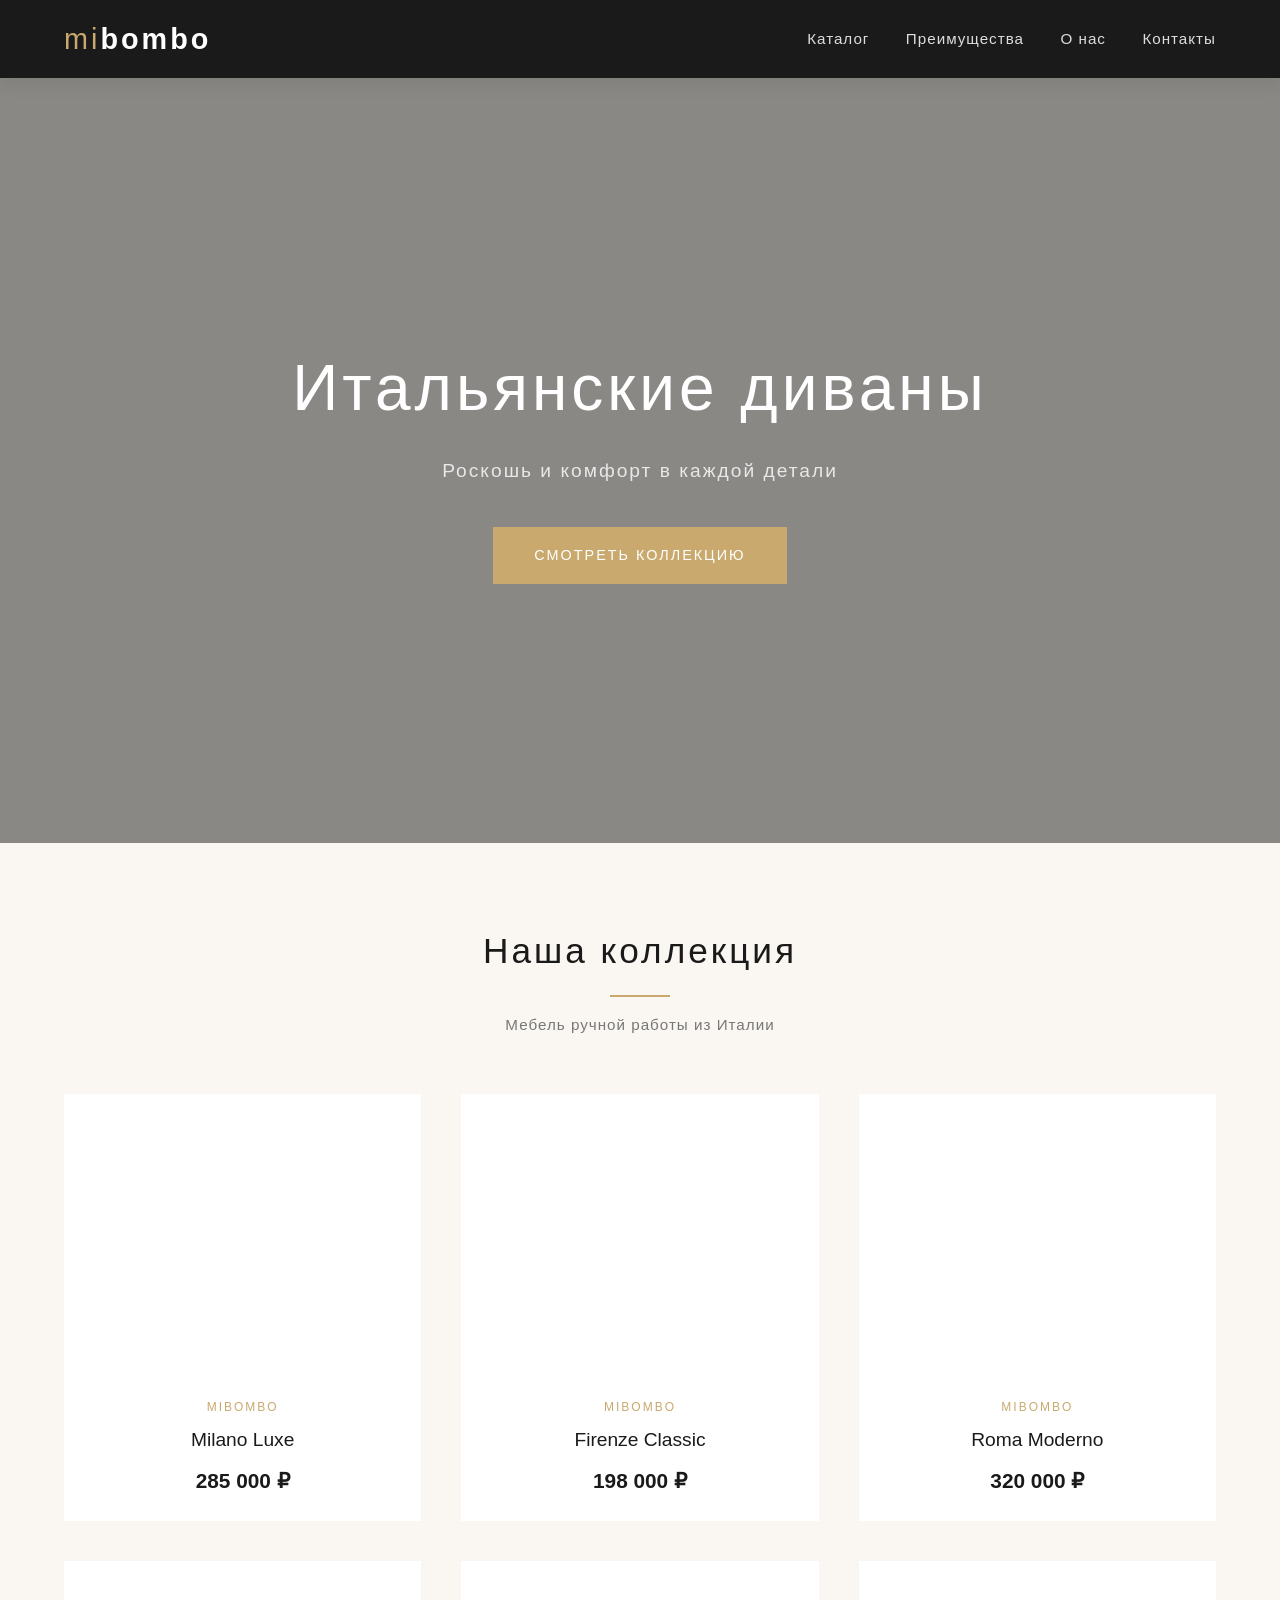
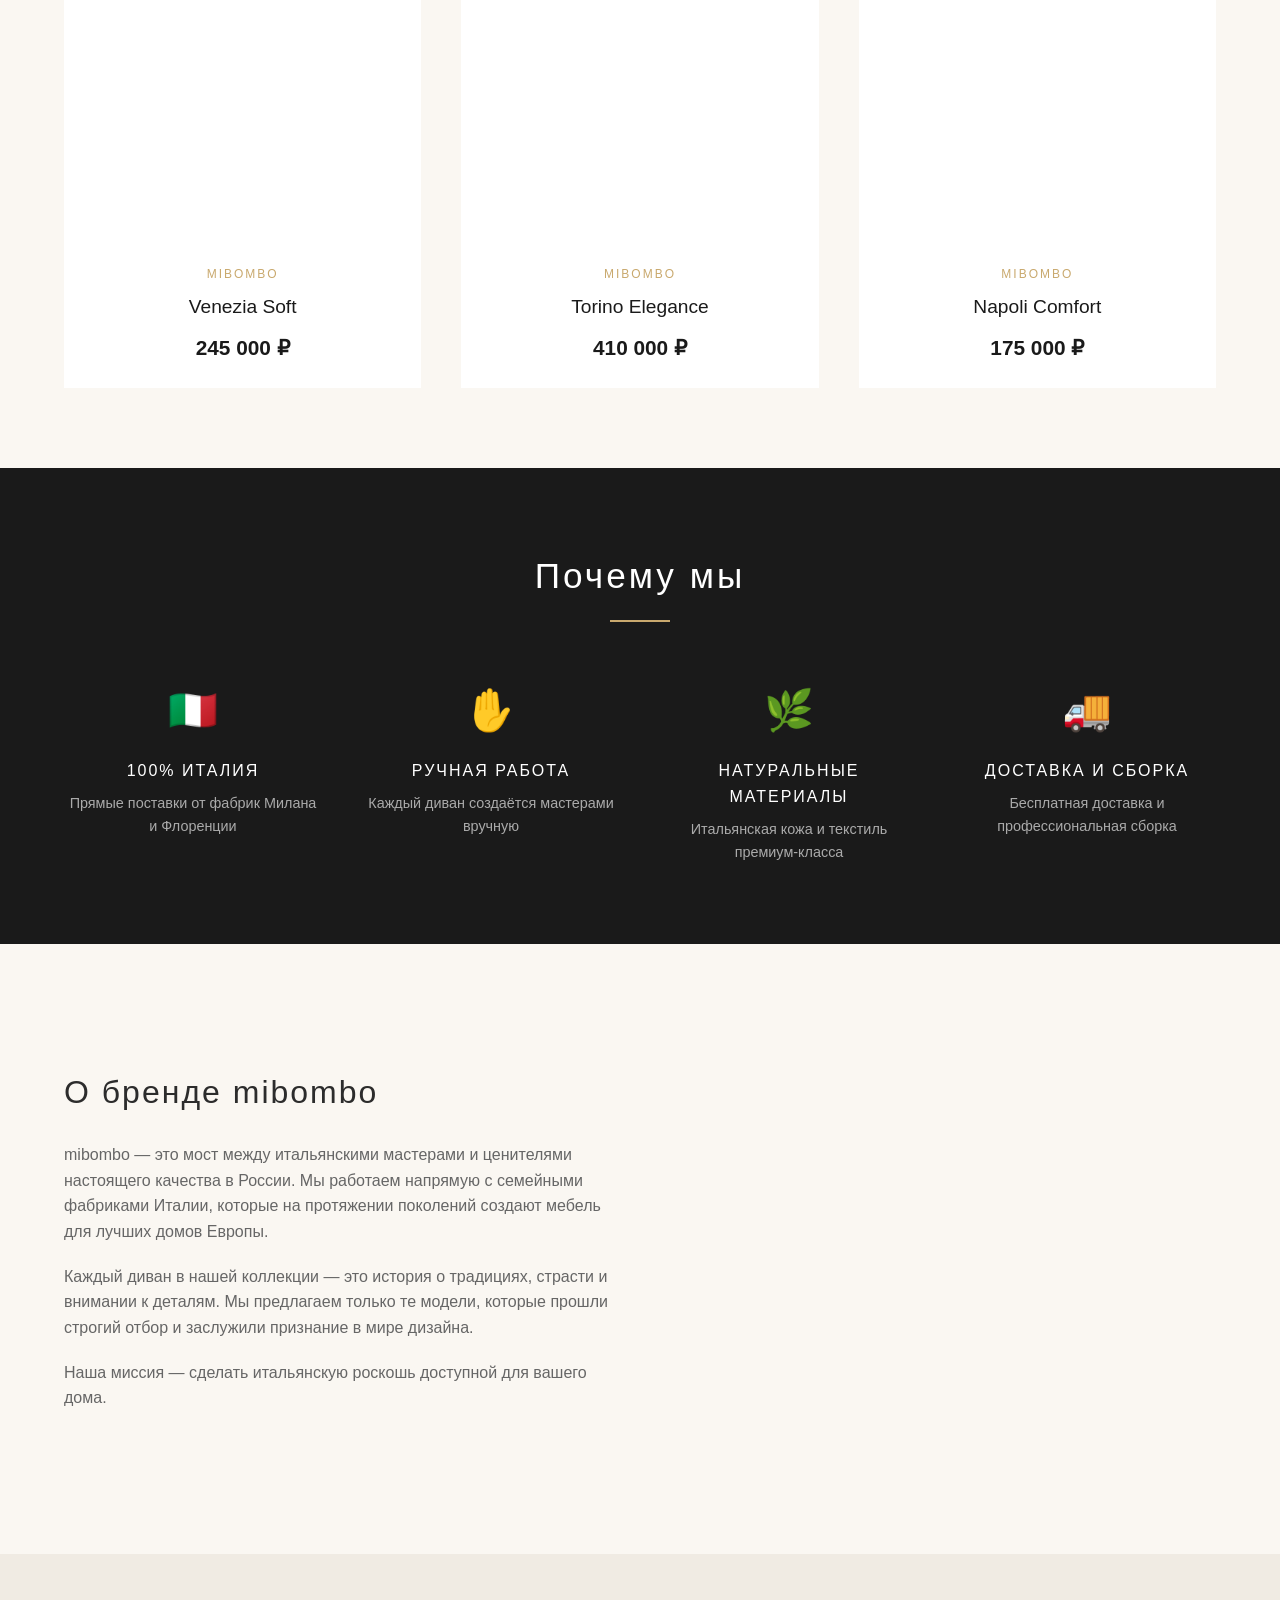
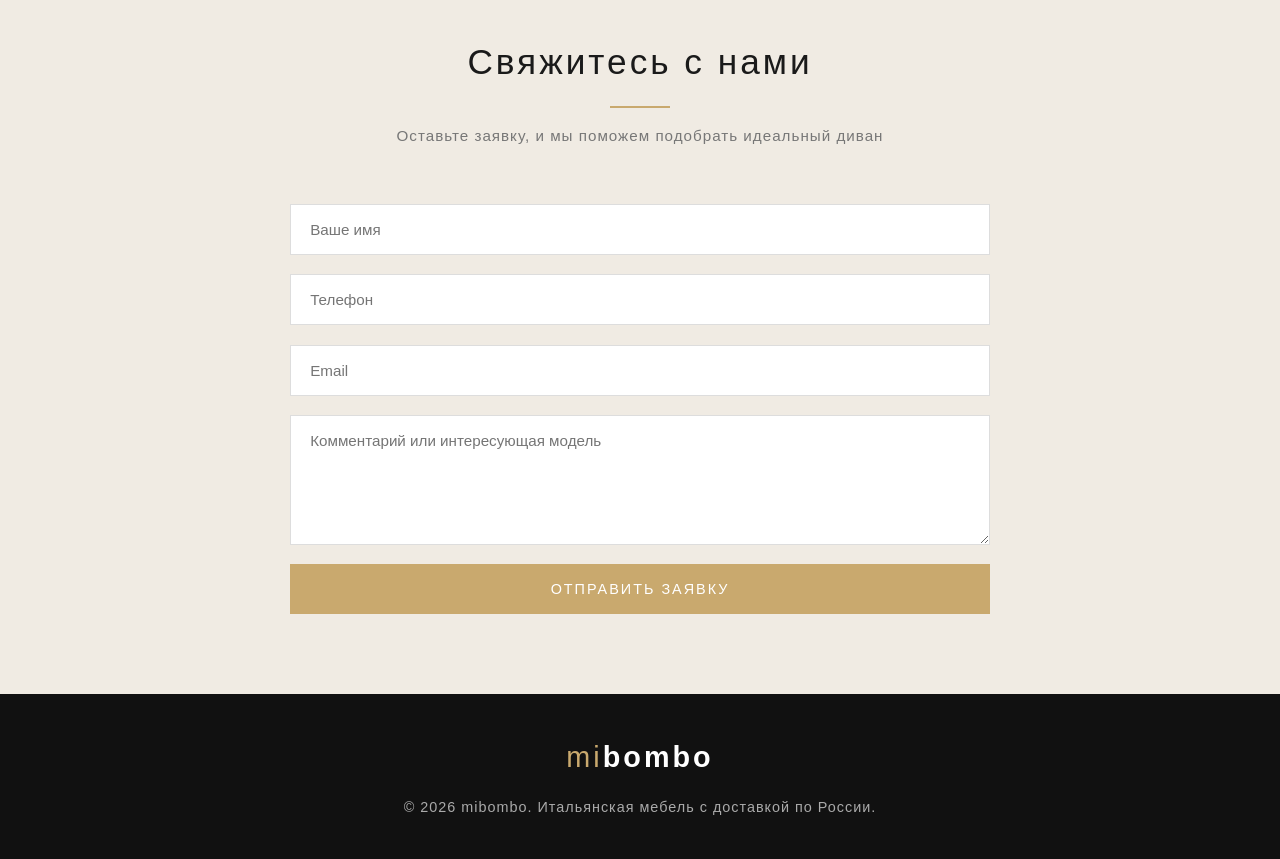
<file: index.html>
<!DOCTYPE html>
<html lang="ru">
<head>
    <meta charset="UTF-8">
    <meta name="viewport" content="width=device-width, initial-scale=1.0">
    <title>mibombo — Итальянские диваны</title>
    <style>
        * {
            margin: 0;
            padding: 0;
            box-sizing: border-box;
            font-family: 'Segoe UI', 'Helvetica Neue', sans-serif;
        }

        body {
            background-color: #faf7f2;
            color: #2c2c2c;
            line-height: 1.6;
        }

        /* HEADER */
        header {
            background: #1a1a1a;
            color: #fff;
            padding: 1rem 5%;
            display: flex;
            justify-content: space-between;
            align-items: center;
            position: sticky;
            top: 0;
            z-index: 100;
            box-shadow: 0 2px 20px rgba(0,0,0,0.1);
        }

        .logo {
            font-size: 1.8rem;
            font-weight: 300;
            letter-spacing: 3px;
            color: #c9a96e;
        }
        .logo span { color: #fff; font-weight: 600; }

        nav a {
            color: #ddd;
            text-decoration: none;
            margin-left: 2rem;
            font-size: 0.95rem;
            letter-spacing: 1px;
            transition: color 0.3s;
        }
        nav a:hover { color: #c9a96e; }

        /* HERO */
        .hero {
            height: 85vh;
            background: linear-gradient(rgba(0,0,0,0.45), rgba(0,0,0,0.45)),
                        url('https://images.unsplash.com/photo-1555041469-a586c61ea9bc?w=1600') center/cover;
            display: flex;
            flex-direction: column;
            justify-content: center;
            align-items: center;
            text-align: center;
            color: #fff;
            padding: 0 20px;
        }
        .hero h1 {
            font-size: clamp(2rem, 5vw, 4rem);
            font-weight: 300;
            letter-spacing: 4px;
            margin-bottom: 1rem;
        }
        .hero p {
            font-size: 1.2rem;
            letter-spacing: 2px;
            margin-bottom: 2.5rem;
            color: #e8e8e8;
        }
        .btn {
            display: inline-block;
            padding: 1rem 2.5rem;
            background: #c9a96e;
            color: #fff;
            text-decoration: none;
            letter-spacing: 2px;
            font-size: 0.9rem;
            text-transform: uppercase;
            border: 1px solid #c9a96e;
            transition: all 0.3s;
            cursor: pointer;
        }
        .btn:hover { background: transparent; color: #c9a96e; }
        .btn-outline {
            background: transparent;
            color: #c9a96e;
        }
        .btn-outline:hover { background: #c9a96e; color: #fff; }

        /* SECTIONS */
        section { padding: 5rem 5%; }

        .section-title {
            text-align: center;
            margin-bottom: 3.5rem;
        }
        .section-title h2 {
            font-size: 2.2rem;
            font-weight: 300;
            letter-spacing: 3px;
            color: #1a1a1a;
            margin-bottom: 0.5rem;
        }
        .section-title .line {
            width: 60px;
            height: 2px;
            background: #c9a96e;
            margin: 1rem auto;
        }
        .section-title p {
            color: #777;
            font-size: 0.95rem;
            letter-spacing: 1px;
        }

        /* PRODUCTS GRID */
        .products {
            display: grid;
            grid-template-columns: repeat(auto-fit, minmax(280px, 1fr));
            gap: 2.5rem;
            max-width: 1300px;
            margin: 0 auto;
        }

        .product-card {
            background: #fff;
            overflow: hidden;
            transition: transform 0.3s, box-shadow 0.3s;
            cursor: pointer;
        }
        .product-card:hover {
            transform: translateY(-8px);
            box-shadow: 0 20px 40px rgba(0,0,0,0.12);
        }
        .product-img {
            height: 280px;
            background-size: cover;
            background-position: center;
            position: relative;
            overflow: hidden;
        }
        .product-img::after {
            content: 'Подробнее';
            position: absolute;
            inset: 0;
            background: rgba(0,0,0,0.5);
            color: #fff;
            display: flex;
            align-items: center;
            justify-content: center;
            letter-spacing: 2px;
            font-size: 0.9rem;
            text-transform: uppercase;
            opacity: 0;
            transition: opacity 0.3s;
        }
        .product-card:hover .product-img::after { opacity: 1; }

        .product-info {
            padding: 1.5rem;
            text-align: center;
        }
        .product-info .brand {
            font-size: 0.75rem;
            letter-spacing: 2px;
            color: #c9a96e;
            text-transform: uppercase;
        }
        .product-info h3 {
            font-size: 1.2rem;
            font-weight: 400;
            margin: 0.5rem 0;
            color: #1a1a1a;
        }
        .product-info .price {
            font-size: 1.3rem;
            color: #1a1a1a;
            font-weight: 600;
            margin-top: 0.5rem;
        }

        /* FEATURES */
        .features {
            background: #1a1a1a;
            color: #fff;
        }
        .features .section-title h2 { color: #fff; }
        .features-grid {
            display: grid;
            grid-template-columns: repeat(auto-fit, minmax(220px, 1fr));
            gap: 2.5rem;
            max-width: 1200px;
            margin: 0 auto;
            text-align: center;
        }
        .feature-icon {
            font-size: 2.5rem;
            color: #c9a96e;
            margin-bottom: 1rem;
        }
        .feature h3 {
            font-size: 1rem;
            letter-spacing: 2px;
            text-transform: uppercase;
            margin-bottom: 0.5rem;
            font-weight: 400;
        }
        .feature p {
            color: #aaa;
            font-size: 0.9rem;
        }

        /* ABOUT */
        .about-wrap {
            display: grid;
            grid-template-columns: 1fr 1fr;
            gap: 3rem;
            max-width: 1200px;
            margin: 0 auto;
            align-items: center;
        }
        .about-text h2 {
            font-size: 2rem;
            font-weight: 300;
            letter-spacing: 2px;
            margin-bottom: 1.5rem;
        }
        .about-text p {
            color: #666;
            margin-bottom: 1.2rem;
            font-size: 1rem;
        }
        .about-img {
            height: 450px;
            background: url('https://images.unsplash.com/photo-1493663284031-b7e3aefcae8e?w=800') center/cover;
        }

        /* CONTACT */
        .contact {
            background: #f0ebe3;
        }
        .contact-wrap {
            max-width: 700px;
            margin: 0 auto;
        }
        .contact form {
            display: grid;
            gap: 1.2rem;
        }
        .contact input,
        .contact textarea {
            width: 100%;
            padding: 1rem 1.2rem;
            border: 1px solid #ddd;
            background: #fff;
            font-size: 0.95rem;
            outline: none;
            transition: border-color 0.3s;
        }
        .contact input:focus,
        .contact textarea:focus { border-color: #c9a96e; }
        .contact textarea { resize: vertical; min-height: 130px; }

        /* FOOTER */
        footer {
            background: #111;
            color: #aaa;
            text-align: center;
            padding: 2.5rem 5%;
            font-size: 0.9rem;
            letter-spacing: 1px;
        }
        footer .logo { margin-bottom: 1rem; display: block; }

        /* MODAL */
        .modal-overlay {
            position: fixed;
            inset: 0;
            background: rgba(0,0,0,0.7);
            display: none;
            align-items: center;
            justify-content: center;
            z-index: 200;
            padding: 20px;
        }
        .modal-overlay.active { display: flex; }
        .modal {
            background: #fff;
            max-width: 800px;
            width: 100%;
            display: grid;
            grid-template-columns: 1fr 1fr;
            position: relative;
            animation: fadeIn 0.3s;
        }
        @keyframes fadeIn {
            from { opacity: 0; transform: scale(0.95); }
            to { opacity: 1; transform: scale(1); }
        }
        .modal-img {
            min-height: 350px;
            background-size: cover;
            background-position: center;
        }
        .modal-body {
            padding: 2.5rem;
            display: flex;
            flex-direction: column;
            justify-content: center;
        }
        .modal-body .brand {
            color: #c9a96e;
            letter-spacing: 2px;
            font-size: 0.75rem;
            text-transform: uppercase;
        }
        .modal-body h3 {
            font-size: 1.6rem;
            font-weight: 400;
            margin: 0.5rem 0 1rem;
        }
        .modal-body p {
            color: #666;
            font-size: 0.95rem;
            margin-bottom: 1.5rem;
        }
        .modal-body .price {
            font-size: 1.6rem;
            font-weight: 600;
            margin-bottom: 1.5rem;
        }
        .modal-close {
            position: absolute;
            top: 10px;
            right: 15px;
            background: none;
            border: none;
            font-size: 2rem;
            color: #999;
            cursor: pointer;
            line-height: 1;
            z-index: 2;
        }
        .modal-close:hover { color: #1a1a1a; }

        /* RESPONSIVE */
        @media (max-width: 768px) {
            nav { display: none; }
            .about-wrap { grid-template-columns: 1fr; }
            .about-img { height: 300px; order: -1; }
            .modal { grid-template-columns: 1fr; }
            .modal-img { min-height: 220px; }
            .modal-body { padding: 1.5rem; }
            .hero { height: 70vh; }
        }
    </style>
</head>
<body>

    <!-- HEADER -->
    <header>
        <div class="logo">mi<span>bombo</span></div>
        <nav>
            <a href="#catalog">Каталог</a>
            <a href="#features">Преимущества</a>
            <a href="#about">О нас</a>
            <a href="#contact">Контакты</a>
        </nav>
    </header>

    <!-- HERO -->
    <section class="hero">
        <h1>Итальянские диваны</h1>
        <p>Роскошь и комфорт в каждой детали</p>
        <a href="#catalog" class="btn">Смотреть коллекцию</a>
    </section>

    <!-- CATALOG -->
    <section id="catalog">
        <div class="section-title">
            <h2>Наша коллекция</h2>
            <div class="line"></div>
            <p>Мебель ручной работы из Италии</p>
        </div>
        <div class="products" id="productGrid"></div>
    </section>

    <!-- FEATURES -->
    <section class="features" id="features">
        <div class="section-title">
            <h2>Почему мы</h2>
            <div class="line"></div>
        </div>
        <div class="features-grid">
            <div class="feature">
                <div class="feature-icon">🇮🇹</div>
                <h3>100% Италия</h3>
                <p>Прямые поставки от фабрик Милана и Флоренции</p>
            </div>
            <div class="feature">
                <div class="feature-icon">✋</div>
                <h3>Ручная работа</h3>
                <p>Каждый диван создаётся мастерами вручную</p>
            </div>
            <div class="feature">
                <div class="feature-icon">🌿</div>
                <h3>Натуральные материалы</h3>
                <p>Итальянская кожа и текстиль премиум-класса</p>
            </div>
            <div class="feature">
                <div class="feature-icon">🚚</div>
                <h3>Доставка и сборка</h3>
                <p>Бесплатная доставка и профессиональная сборка</p>
            </div>
        </div>
    </section>

    <!-- ABOUT -->
    <section id="about">
        <div class="about-wrap">
            <div class="about-text">
                <h2>О бренде mibombo</h2>
                <p>mibombo — это мост между итальянскими мастерами и ценителями настоящего качества в России. Мы работаем напрямую с семейными фабриками Италии, которые на протяжении поколений создают мебель для лучших домов Европы.</p>
                <p>Каждый диван в нашей коллекции — это история о традициях, страсти и внимании к деталям. Мы предлагаем только те модели, которые прошли строгий отбор и заслужили признание в мире дизайна.</p>
                <p>Наша миссия — сделать итальянскую роскошь доступной для вашего дома.</p>
            </div>
            <div class="about-img"></div>
        </div>
    </section>

    <!-- CONTACT -->
    <section class="contact" id="contact">
        <div class="section-title">
            <h2>Свяжитесь с нами</h2>
            <div class="line"></div>
            <p>Оставьте заявку, и мы поможем подобрать идеальный диван</p>
        </div>
        <div class="contact-wrap">
            <form id="contactForm">
                <input type="text" placeholder="Ваше имя" required>
                <input type="tel" placeholder="Телефон" required>
                <input type="email" placeholder="Email" required>
                <textarea placeholder="Комментарий или интересующая модель"></textarea>
                <button type="submit" class="btn">Отправить заявку</button>
            </form>
        </div>
    </section>

    <!-- FOOTER -->
    <footer>
        <div class="logo">mi<span>bombo</span></div>
        <p>© 2026 mibombo. Итальянская мебель с доставкой по России.</p>
    </footer>

    <!-- MODAL -->
    <div class="modal-overlay" id="modal">
        <div class="modal">
            <button class="modal-close" id="modalClose">×</button>
            <div class="modal-img" id="modalImg"></div>
            <div class="modal-body">
                <div class="brand" id="modalBrand"></div>
                <h3 id="modalTitle"></h3>
                <p id="modalDesc"></p>
                <div class="price" id="modalPrice"></div>
                <button class="btn" onclick="alert('Спасибо! Менеджер свяжется с вами в ближайшее время.')">Заказать</button>
            </div>
        </div>
    </div>

    <script>
        // Данные о товарах
        const products = [
            {
                name: 'Milano Luxe',
                brand: 'mibombo',
                price: '285 000 ₽',
                img: 'https://images.unsplash.com/photo-1555041469-a586c61ea9bc?w=800',
                desc: 'Трёхместный диван из натуральной итальянской кожи. Каркас из массива бука, наполнитель — гусиный пух. Ручная сборка в Милане.'
            },
            {
                name: 'Firenze Classic',
                brand: 'mibombo',
                price: '198 000 ₽',
                img: 'https://images.unsplash.com/photo-1493663284031-b7e3aefcae8e?w=800',
                desc: 'Классический диван с резными деревянными элементами. Обивка из флорентийского бархата, декоративные подушки в комплекте.'
            },
            {
                name: 'Roma Moderno',
                brand: 'mibombo',
                price: '320 000 ₽',
                img: 'https://images.unsplash.com/photo-1540574163026-643ea20ade25?w=800',
                desc: 'Современный угловой диван с механизмом трансформации. Обивка — велюр премиум-класса, ортопедическое основание.'
            },
            {
                name: 'Venezia Soft',
                brand: 'mibombo',
                price: '245 000 ₽',
                img: 'https://images.unsplash.com/photo-1567016432779-094069958ea5?w=800',
                desc: 'Двухместный диван с глубокими мягкими сиденьями. Натуральный лён, съёмные чехлы, итальянский дизайн.'
            },
            {
                name: 'Torino Elegance',
                brand: 'mibombo',
                price: '410 000 ₽',
                img: 'https://images.unsplash.com/photo-1550226891-ef816aed4a98?w=800',
                desc: 'Диван представительского класса с отделкой из массива ореха и обивкой из кашемира. Лимитированная серия.'
            },
            {
                name: 'Napoli Comfort',
                brand: 'mibombo',
                price: '175 000 ₽',
                img: 'https://images.unsplash.com/photo-1540638349517-3abd5afc5847?w=800',
                desc: 'Компактный диван для небольших пространств. Механизм «еврокнижка», ткань с тефлоновой пропиткой.'
            }
        ];

        // Рендер каталога
        const grid = document.getElementById('productGrid');
        products.forEach((p, i) => {
            const card = document.createElement('div');
            card.className = 'product-card';
            card.innerHTML = `
                <div class="product-img" style="background-image:url('${p.img}')"></div>
                <div class="product-info">
                    <div class="brand">${p.brand}</div>
                    <h3>${p.name}</h3>
                    <div class="price">${p.price}</div>
                </div>
            `;
            card.addEventListener('click', () => openModal(i));
            grid.appendChild(card);
        });

        // Модальное окно
        const modal = document.getElementById('modal');
        const modalImg = document.getElementById('modalImg');
        const modalBrand = document.getElementById('modalBrand');
        const modalTitle = document.getElementById('modalTitle');
        const modalDesc = document.getElementById('modalDesc');
        const modalPrice = document.getElementById('modalPrice');

        function openModal(index) {
            const p = products[index];
            modalImg.style.backgroundImage = `url('${p.img}')`;
            modalBrand.textContent = p.brand;
            modalTitle.textContent = p.name;
            modalDesc.textContent = p.desc;
            modalPrice.textContent = p.price;
            modal.classList.add('active');
            document.body.style.overflow = 'hidden';
        }

        function closeModal() {
            modal.classList.remove('active');
            document.body.style.overflow = '';
        }

        document.getElementById('modalClose').addEventListener('click', closeModal);
        modal.addEventListener('click', (e) => {
            if (e.target === modal) closeModal();
        });
        document.addEventListener('keydown', (e) => {
            if (e.key === 'Escape') closeModal();
        });

        // Форма
        document.getElementById('contactForm').addEventListener('submit', (e) => {
            e.preventDefault();
            alert('Спасибо за заявку! Наш менеджер свяжется с вами в течение 15 минут.');
            e.target.reset();
        });

        // Плавная прокрутка
        document.querySelectorAll('a[href^="#"]').forEach(link => {
            link.addEventListener('click', (e) => {
                e.preventDefault();
                const target = document.querySelector(link.getAttribute('href'));
                if (target) target.scrollIntoView({ behavior: 'smooth' });
            });
        });
    </script>
</body>
</html>
</file>
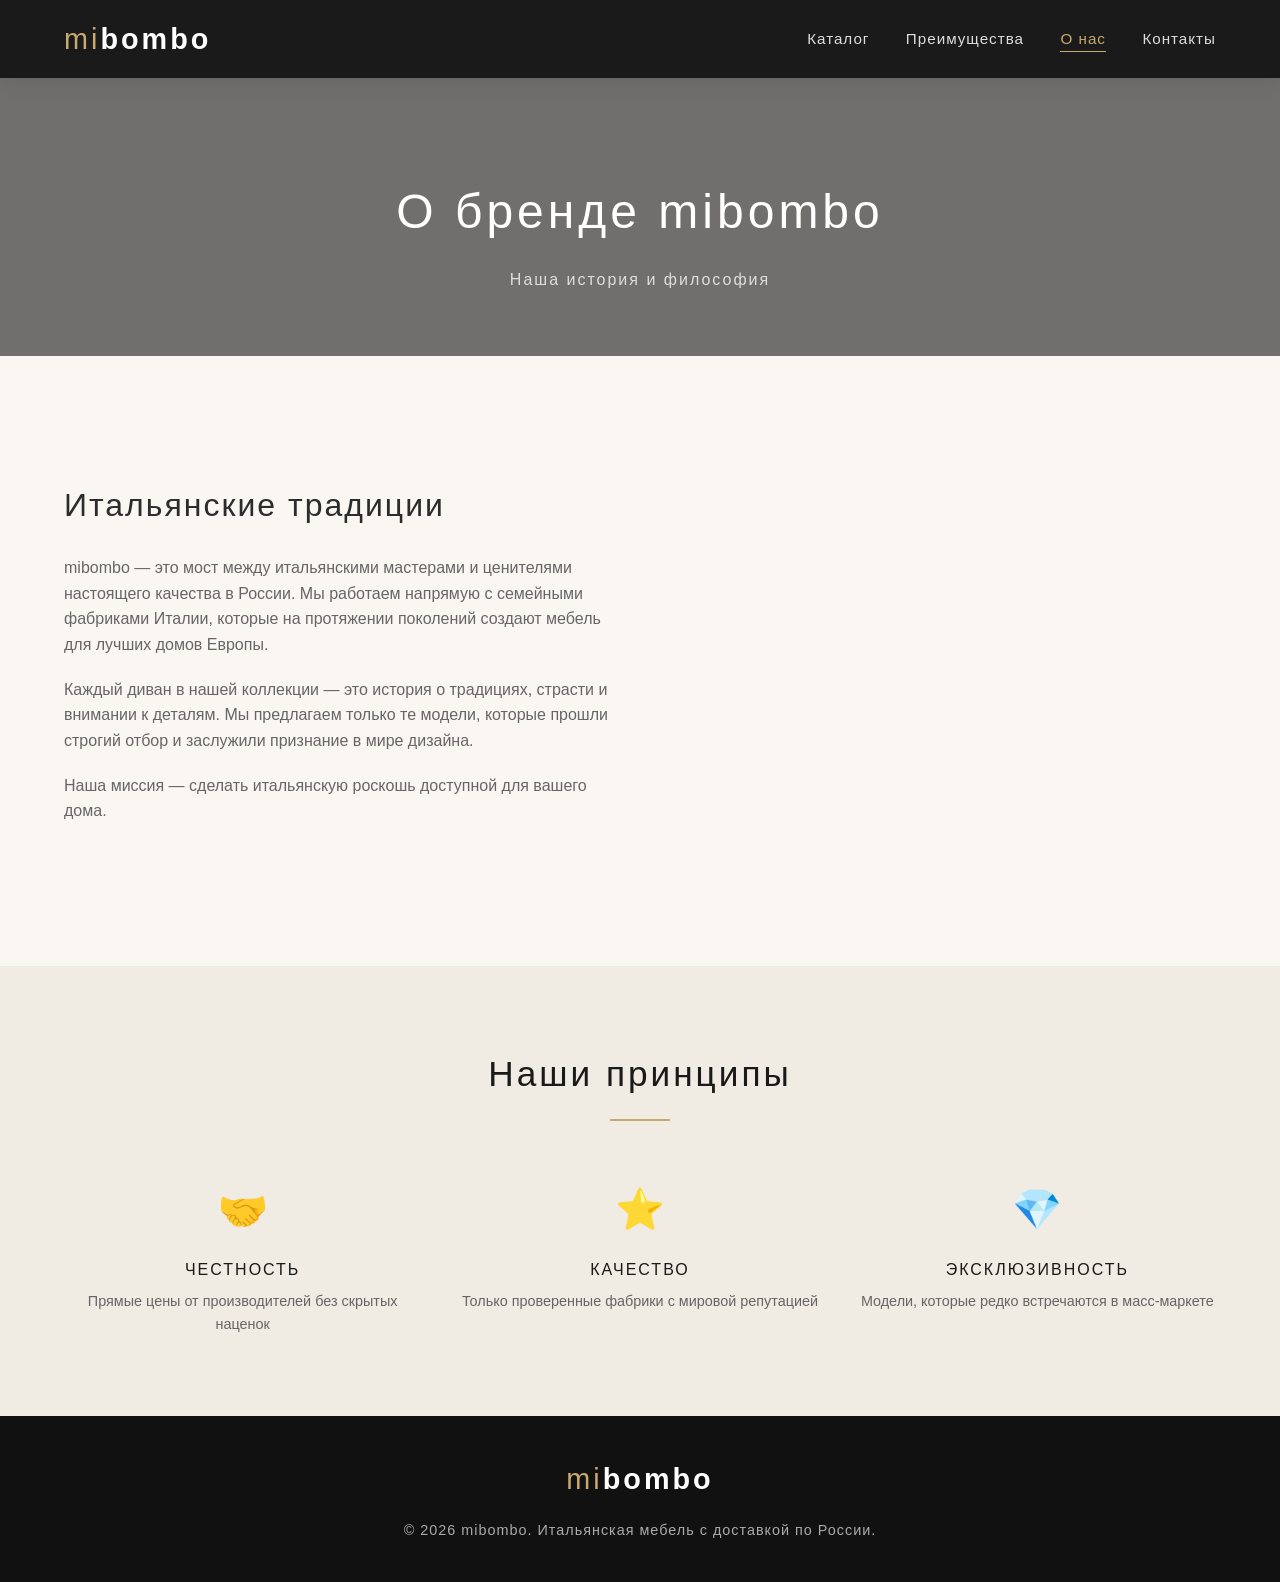
<file: about.html>
<!DOCTYPE html>
<html lang="ru">
<head>
    <meta charset="UTF-8">
    <meta name="viewport" content="width=device-width, initial-scale=1.0">
    <title>О нас — mibombo</title>
    <link rel="stylesheet" href="css/styles.css">
</head>
<body>

    <header>
        <a href="index.html" class="logo">mi<span>bombo</span></a>
        <button class="burger">☰</button>
        <nav>
            <a href="catalog.html">Каталог</a>
            <a href="features.html">Преимущества</a>
            <a href="about.html">О нас</a>
            <a href="contacts.html">Контакты</a>
        </nav>
    </header>

    <div class="page-header">
        <h1>О бренде mibombo</h1>
        <p>Наша история и философия</p>
    </div>

    <section>
        <div class="about-wrap">
            <div class="about-text">
                <h2>Итальянские традиции</h2>
                <p>mibombo — это мост между итальянскими мастерами и ценителями настоящего качества в России. Мы работаем напрямую с семейными фабриками Италии, которые на протяжении поколений создают мебель для лучших домов Европы.</p>
                <p>Каждый диван в нашей коллекции — это история о традициях, страсти и внимании к деталям. Мы предлагаем только те модели, которые прошли строгий отбор и заслужили признание в мире дизайна.</p>
                <p>Наша миссия — сделать итальянскую роскошь доступной для вашего дома.</p>
            </div>
            <div class="about-img"></div>
        </div>
    </section>

    <section style="background:#f0ebe3;">
        <div class="section-title">
            <h2>Наши принципы</h2>
            <div class="line"></div>
        </div>
        <div class="features-grid" style="color:#2c2c2c;">
            <div class="feature">
                <div class="feature-icon">🤝</div>
                <h3 style="color:#1a1a1a;">Честность</h3>
                <p style="color:#666;">Прямые цены от производителей без скрытых наценок</p>
            </div>
            <div class="feature">
                <div class="feature-icon">⭐</div>
                <h3 style="color:#1a1a1a;">Качество</h3>
                <p style="color:#666;">Только проверенные фабрики с мировой репутацией</p>
            </div>
            <div class="feature">
                <div class="feature-icon">💎</div>
                <h3 style="color:#1a1a1a;">Эксклюзивность</h3>
                <p style="color:#666;">Модели, которые редко встречаются в масс-маркете</p>
            </div>
        </div>
    </section>

    <footer>
        <a href="index.html" class="logo">mi<span>bombo</span></a>
        <p>© 2026 mibombo. Итальянская мебель с доставкой по России.</p>
    </footer>

    <script src="js/main.js"></script>
</body>
</html>
</file>
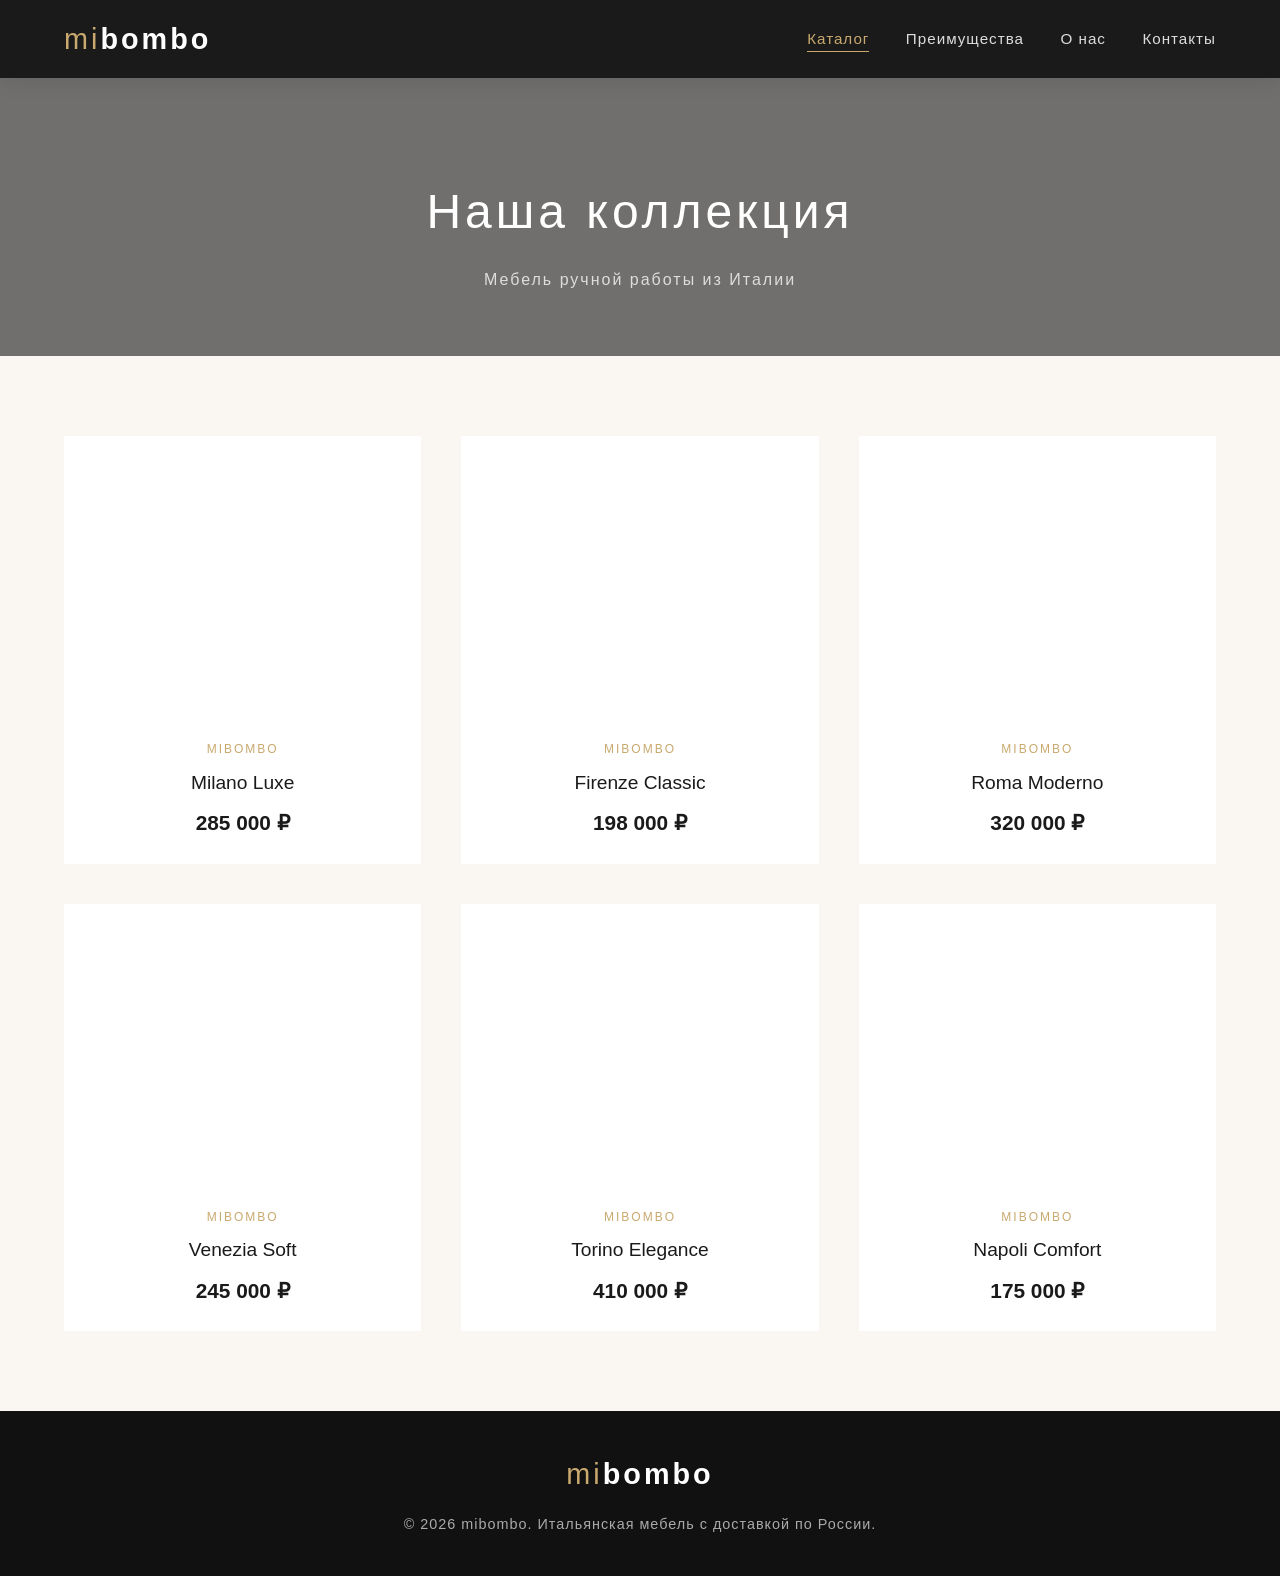
<file: catalog.html>
<!DOCTYPE html>
<html lang="ru">
<head>
    <meta charset="UTF-8">
    <meta name="viewport" content="width=device-width, initial-scale=1.0">
    <title>Каталог — mibombo</title>
    <link rel="stylesheet" href="css/styles.css">
</head>
<body>

    <header>
        <a href="index.html" class="logo">mi<span>bombo</span></a>
        <button class="burger">☰</button>
        <nav>
            <a href="catalog.html">Каталог</a>
            <a href="features.html">Преимущества</a>
            <a href="about.html">О нас</a>
            <a href="contacts.html">Контакты</a>
        </nav>
    </header>

    <div class="page-header">
        <h1>Наша коллекция</h1>
        <p>Мебель ручной работы из Италии</p>
    </div>

    <section>
        <div class="products" id="productGrid"></div>
    </section>

    <footer>
        <a href="index.html" class="logo">mi<span>bombo</span></a>
        <p>© 2026 mibombo. Итальянская мебель с доставкой по России.</p>
    </footer>

    <!-- MODAL -->
    <div class="modal-overlay" id="modal">
        <div class="modal">
            <button class="modal-close" id="modalClose">×</button>
            <div class="modal-img" id="modalImg"></div>
            <div class="modal-body">
                <div class="brand" id="modalBrand"></div>
                <h3 id="modalTitle"></h3>
                <p id="modalDesc"></p>
                <div class="price" id="modalPrice"></div>
                <button class="btn" onclick="alert('Спасибо! Менеджер свяжется с вами в ближайшее время.')">Заказать</button>
            </div>
        </div>
    </div>

    <script src="js/products.js"></script>
    <script src="js/main.js"></script>
</body>
</html>
</file>
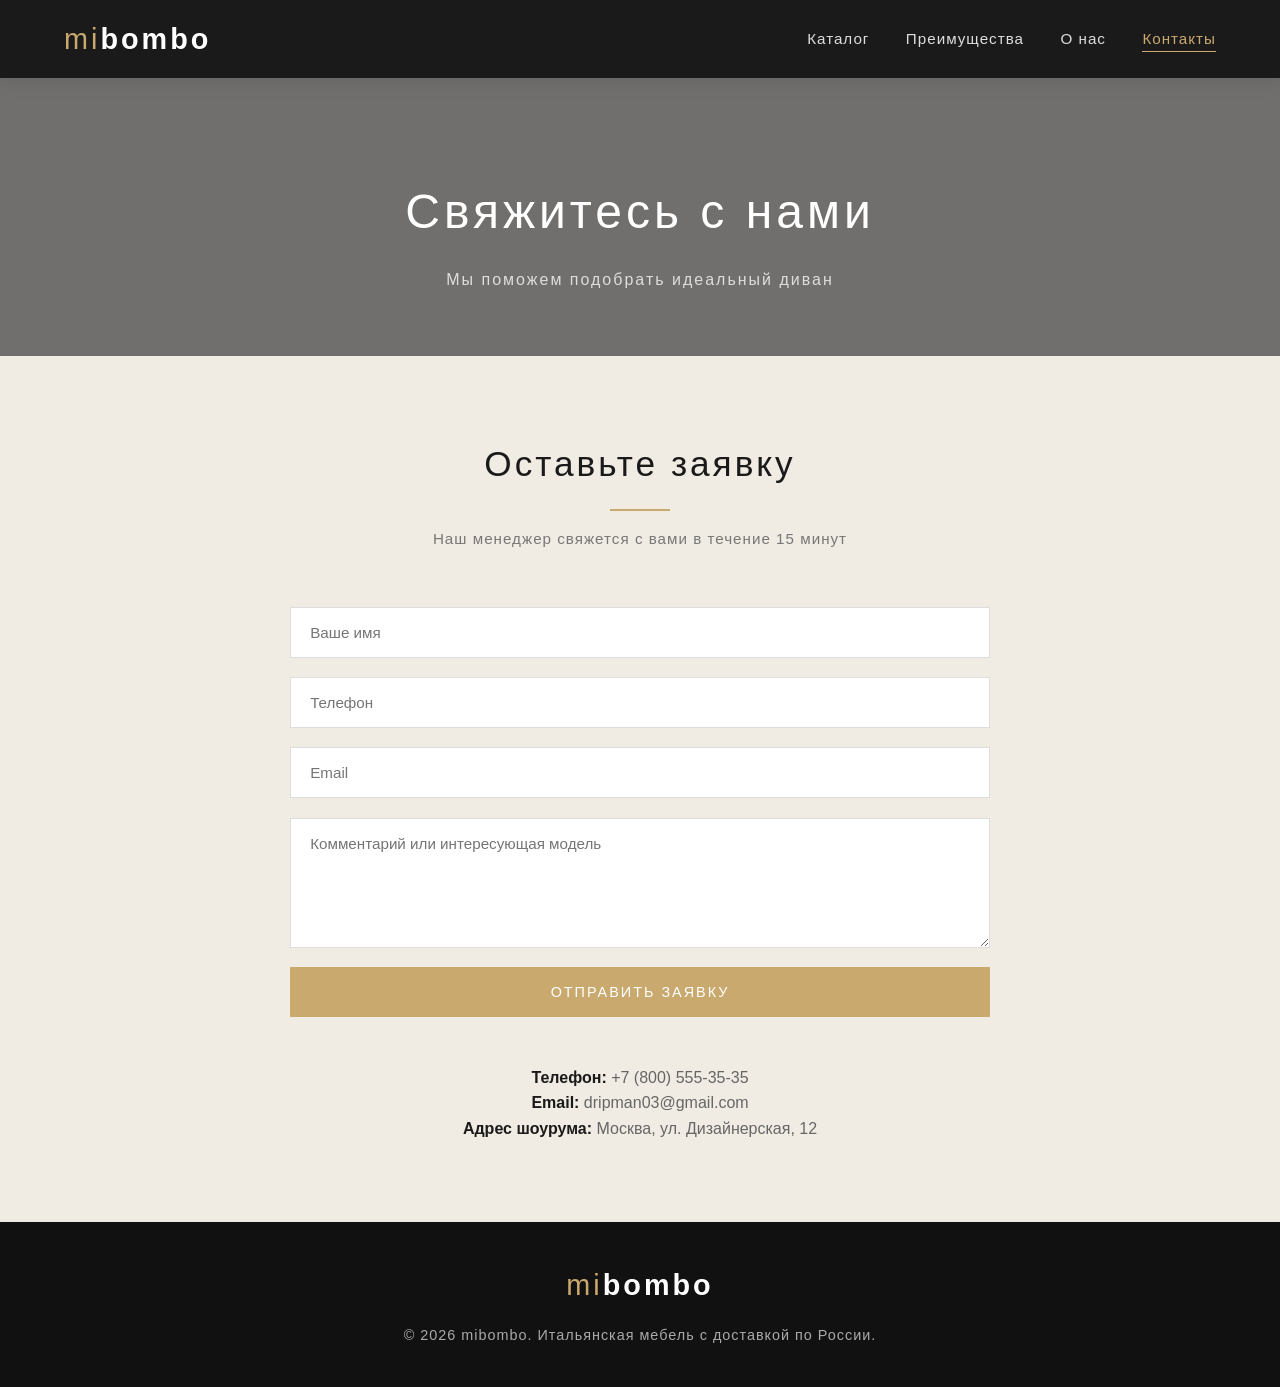
<file: contacts.html>
<!DOCTYPE html>
<html lang="ru">
<head>
    <meta charset="UTF-8">
    <meta name="viewport" content="width=device-width, initial-scale=1.0">
    <title>Контакты — mibombo</title>
    <link rel="stylesheet" href="css/styles.css">
</head>
<body>

    <header>
        <a href="index.html" class="logo">mi<span>bombo</span></a>
        <button class="burger">☰</button>
        <nav>
            <a href="catalog.html">Каталог</a>
            <a href="features.html">Преимущества</a>
            <a href="about.html">О нас</a>
            <a href="contacts.html">Контакты</a>
        </nav>
    </header>

    <div class="page-header">
        <h1>Свяжитесь с нами</h1>
        <p>Мы поможем подобрать идеальный диван</p>
    </div>

    <section class="contact">
        <div class="contact-wrap">
            <div class="section-title">
                <h2>Оставьте заявку</h2>
                <div class="line"></div>
                <p>Наш менеджер свяжется с вами в течение 15 минут</p>
            </div>
            <form id="contactForm">
                <input type="text" placeholder="Ваше имя" required>
                <input type="tel" placeholder="Телефон" required>
                <input type="email" placeholder="Email" required>
                <textarea placeholder="Комментарий или интересующая модель"></textarea>
                <button type="submit" class="btn">Отправить заявку</button>
            </form>

            <div style="margin-top:3rem; text-align:center; color:#666;">
                <p><strong style="color:#1a1a1a;">Телефон:</strong> +7 (800) 555-35-35</p>
                <p><strong style="color:#1a1a1a;">Email:</strong> dripman03@gmail.com</p>
                <p><strong style="color:#1a1a1a;">Адрес шоурума:</strong> Москва, ул. Дизайнерская, 12</p>
            </div>
        </div>
    </section>

    <footer>
        <a href="index.html" class="logo">mi<span>bombo</span></a>
        <p>© 2026 mibombo. Итальянская мебель с доставкой по России.</p>
    </footer>

    <script src="js/main.js"></script>
</body>
</html>
</file>
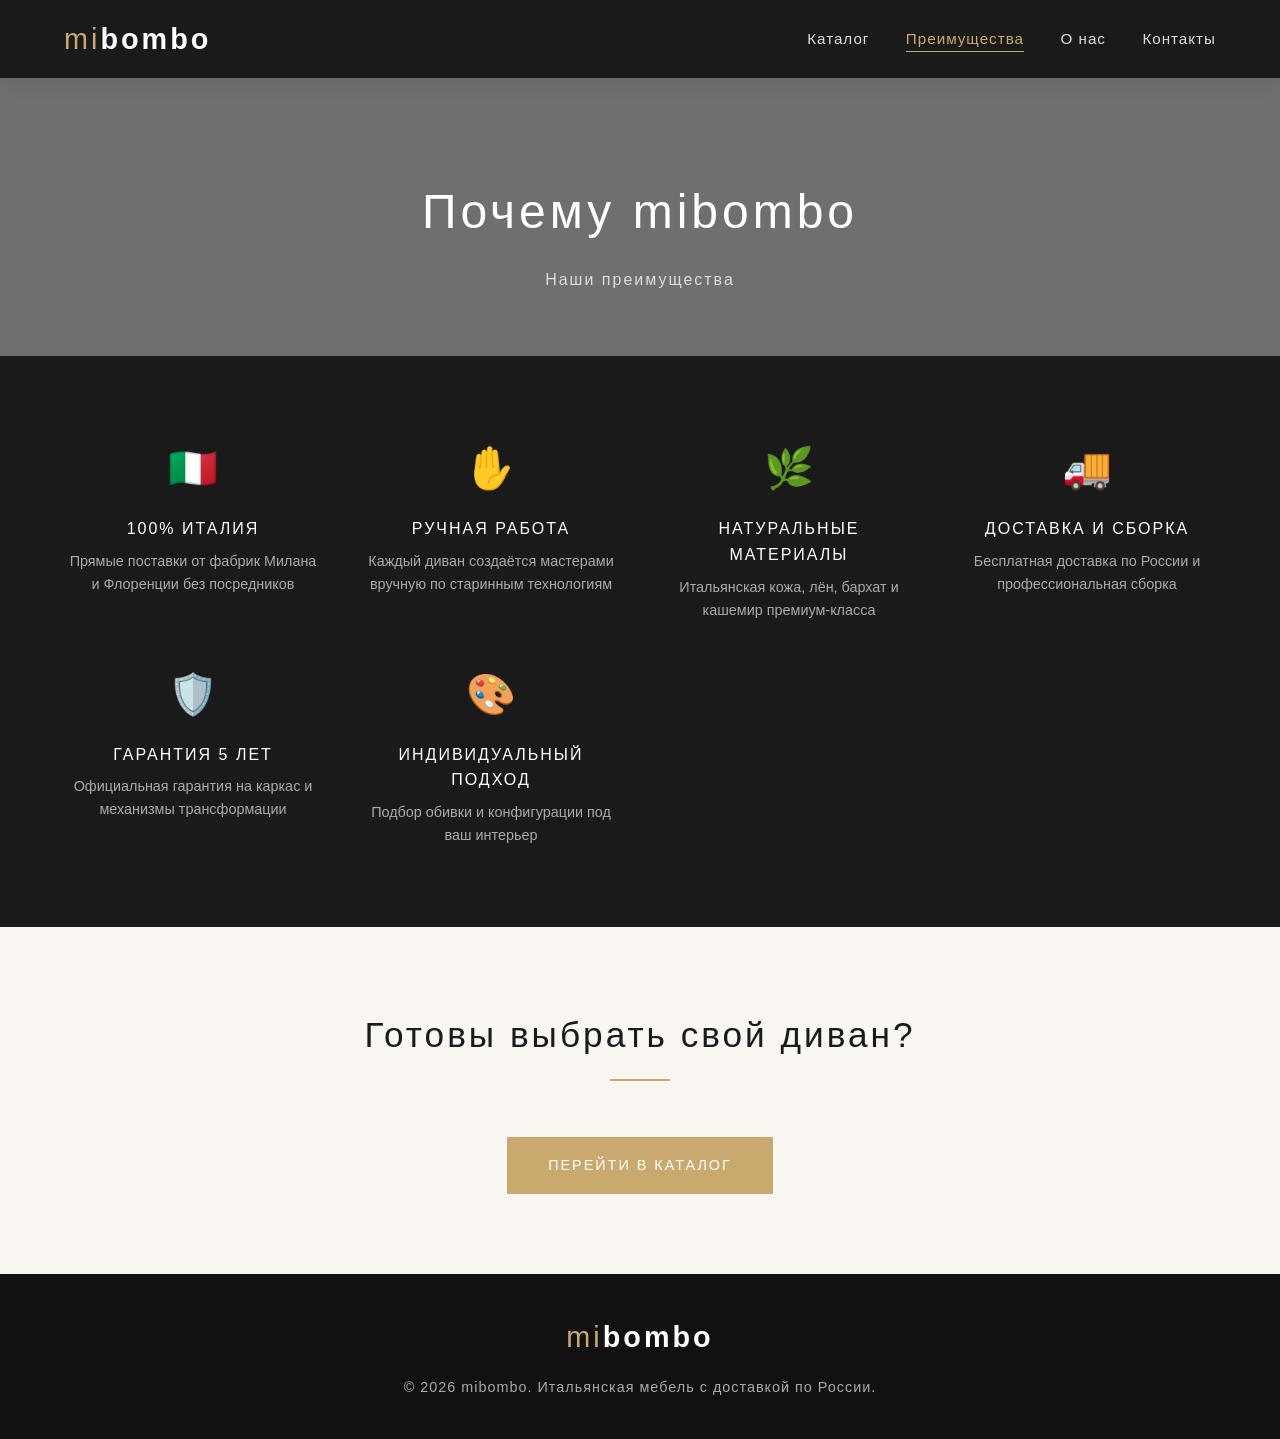
<file: features.html>
<!DOCTYPE html>
<html lang="ru">
<head>
    <meta charset="UTF-8">
    <meta name="viewport" content="width=device-width, initial-scale=1.0">
    <title>Преимущества — mibombo</title>
    <link rel="stylesheet" href="css/styles.css">
</head>
<body>

    <header>
        <a href="index.html" class="logo">mi<span>bombo</span></a>
        <button class="burger">☰</button>
        <nav>
            <a href="catalog.html">Каталог</a>
            <a href="features.html">Преимущества</a>
            <a href="about.html">О нас</a>
            <a href="contacts.html">Контакты</a>
        </nav>
    </header>

    <div class="page-header">
        <h1>Почему mibombo</h1>
        <p>Наши преимущества</p>
    </div>

    <section class="features">
        <div class="features-grid">
            <div class="feature">
                <div class="feature-icon">🇮🇹</div>
                <h3>100% Италия</h3>
                <p>Прямые поставки от фабрик Милана и Флоренции без посредников</p>
            </div>
            <div class="feature">
                <div class="feature-icon">✋</div>
                <h3>Ручная работа</h3>
                <p>Каждый диван создаётся мастерами вручную по старинным технологиям</p>
            </div>
            <div class="feature">
                <div class="feature-icon">🌿</div>
                <h3>Натуральные материалы</h3>
                <p>Итальянская кожа, лён, бархат и кашемир премиум-класса</p>
            </div>
            <div class="feature">
                <div class="feature-icon">🚚</div>
                <h3>Доставка и сборка</h3>
                <p>Бесплатная доставка по России и профессиональная сборка</p>
            </div>
            <div class="feature">
                <div class="feature-icon">🛡️</div>
                <h3>Гарантия 5 лет</h3>
                <p>Официальная гарантия на каркас и механизмы трансформации</p>
            </div>
            <div class="feature">
                <div class="feature-icon">🎨</div>
                <h3>Индивидуальный подход</h3>
                <p>Подбор обивки и конфигурации под ваш интерьер</p>
            </div>
        </div>
    </section>

    <section style="text-align:center;">
        <div class="section-title">
            <h2>Готовы выбрать свой диван?</h2>
            <div class="line"></div>
        </div>
        <a href="catalog.html" class="btn">Перейти в каталог</a>
    </section>

    <footer>
        <a href="index.html" class="logo">mi<span>bombo</span></a>
        <p>© 2026 mibombo. Итальянская мебель с доставкой по России.</p>
    </footer>

    <script src="js/main.js"></script>
</body>
</html>
</file>
<file: css/styles.css>
* {
    margin: 0;
    padding: 0;
    box-sizing: border-box;
    font-family: 'Segoe UI', 'Helvetica Neue', sans-serif;
}

body {
    background-color: #faf7f2;
    color: #2c2c2c;
    line-height: 1.6;
}

/* HEADER */
header {
    background: #1a1a1a;
    color: #fff;
    padding: 1rem 5%;
    display: flex;
    justify-content: space-between;
    align-items: center;
    position: sticky;
    top: 0;
    z-index: 100;
    box-shadow: 0 2px 20px rgba(0,0,0,0.1);
}

.logo {
    font-size: 1.8rem;
    font-weight: 300;
    letter-spacing: 3px;
    color: #c9a96e;
    text-decoration: none;
}
.logo span { color: #fff; font-weight: 600; }

nav a {
    color: #ddd;
    text-decoration: none;
    margin-left: 2rem;
    font-size: 0.95rem;
    letter-spacing: 1px;
    transition: color 0.3s;
    position: relative;
}
nav a:hover, nav a.active { color: #c9a96e; }
nav a.active::after {
    content: '';
    position: absolute;
    bottom: -5px;
    left: 0;
    width: 100%;
    height: 1px;
    background: #c9a96e;
}

/* BURGER MENU (mobile) */
.burger {
    display: none;
    background: none;
    border: none;
    color: #fff;
    font-size: 1.8rem;
    cursor: pointer;
}

/* HERO */
.hero {
    height: 85vh;
    background: linear-gradient(rgba(0,0,0,0.45), rgba(0,0,0,0.45)),
                url('https://images.unsplash.com/photo-1555041469-a586c61ea9bc?w=1600') center/cover;
    display: flex;
    flex-direction: column;
    justify-content: center;
    align-items: center;
    text-align: center;
    color: #fff;
    padding: 0 20px;
}
.hero h1 {
    font-size: clamp(2rem, 5vw, 4rem);
    font-weight: 300;
    letter-spacing: 4px;
    margin-bottom: 1rem;
}
.hero p {
    font-size: 1.2rem;
    letter-spacing: 2px;
    margin-bottom: 2.5rem;
    color: #e8e8e8;
}

/* PAGE HEADER (внутренние страницы) */
.page-header {
    background: linear-gradient(rgba(0,0,0,0.55), rgba(0,0,0,0.55)),
                url('https://images.unsplash.com/photo-1550226891-ef816aed4a98?w=1600') center/cover;
    padding: 6rem 5% 4rem;
    text-align: center;
    color: #fff;
}
.page-header h1 {
    font-size: clamp(1.8rem, 4vw, 3rem);
    font-weight: 300;
    letter-spacing: 4px;
}
.page-header p {
    color: #ddd;
    letter-spacing: 2px;
    margin-top: 1rem;
}

/* BUTTONS */
.btn {
    display: inline-block;
    padding: 1rem 2.5rem;
    background: #c9a96e;
    color: #fff;
    text-decoration: none;
    letter-spacing: 2px;
    font-size: 0.9rem;
    text-transform: uppercase;
    border: 1px solid #c9a96e;
    transition: all 0.3s;
    cursor: pointer;
}
.btn:hover { background: transparent; color: #c9a96e; }
.btn-outline {
    background: transparent;
    color: #c9a96e;
}
.btn-outline:hover { background: #c9a96e; color: #fff; }

/* SECTIONS */
section { padding: 5rem 5%; }

.section-title {
    text-align: center;
    margin-bottom: 3.5rem;
}
.section-title h2 {
    font-size: 2.2rem;
    font-weight: 300;
    letter-spacing: 3px;
    color: #1a1a1a;
    margin-bottom: 0.5rem;
}
.section-title .line {
    width: 60px;
    height: 2px;
    background: #c9a96e;
    margin: 1rem auto;
}
.section-title p {
    color: #777;
    font-size: 0.95rem;
    letter-spacing: 1px;
}

/* PRODUCTS GRID */
.products {
    display: grid;
    grid-template-columns: repeat(auto-fit, minmax(280px, 1fr));
    gap: 2.5rem;
    max-width: 1300px;
    margin: 0 auto;
}

.product-card {
    background: #fff;
    overflow: hidden;
    transition: transform 0.3s, box-shadow 0.3s;
    cursor: pointer;
}
.product-card:hover {
    transform: translateY(-8px);
    box-shadow: 0 20px 40px rgba(0,0,0,0.12);
}
.product-img {
    height: 280px;
    background-size: cover;
    background-position: center;
    position: relative;
    overflow: hidden;
}
.product-img::after {
    content: 'Подробнее';
    position: absolute;
    inset: 0;
    background: rgba(0,0,0,0.5);
    color: #fff;
    display: flex;
    align-items: center;
    justify-content: center;
    letter-spacing: 2px;
    font-size: 0.9rem;
    text-transform: uppercase;
    opacity: 0;
    transition: opacity 0.3s;
}
.product-card:hover .product-img::after { opacity: 1; }

.product-info {
    padding: 1.5rem;
    text-align: center;
}
.product-info .brand {
    font-size: 0.75rem;
    letter-spacing: 2px;
    color: #c9a96e;
    text-transform: uppercase;
}
.product-info h3 {
    font-size: 1.2rem;
    font-weight: 400;
    margin: 0.5rem 0;
    color: #1a1a1a;
}
.product-info .price {
    font-size: 1.3rem;
    color: #1a1a1a;
    font-weight: 600;
    margin-top: 0.5rem;
}

/* FEATURES */
.features {
    background: #1a1a1a;
    color: #fff;
}
.features .section-title h2 { color: #fff; }
.features-grid {
    display: grid;
    grid-template-columns: repeat(auto-fit, minmax(220px, 1fr));
    gap: 2.5rem;
    max-width: 1200px;
    margin: 0 auto;
    text-align: center;
}
.feature-icon {
    font-size: 2.5rem;
    color: #c9a96e;
    margin-bottom: 1rem;
}
.feature h3 {
    font-size: 1rem;
    letter-spacing: 2px;
    text-transform: uppercase;
    margin-bottom: 0.5rem;
    font-weight: 400;
}
.feature p {
    color: #aaa;
    font-size: 0.9rem;
}

/* ABOUT */
.about-wrap {
    display: grid;
    grid-template-columns: 1fr 1fr;
    gap: 3rem;
    max-width: 1200px;
    margin: 0 auto;
    align-items: center;
}
.about-text h2 {
    font-size: 2rem;
    font-weight: 300;
    letter-spacing: 2px;
    margin-bottom: 1.5rem;
}
.about-text p {
    color: #666;
    margin-bottom: 1.2rem;
    font-size: 1rem;
}
.about-img {
    height: 450px;
    background: url('https://images.unsplash.com/photo-1493663284031-b7e3aefcae8e?w=800') center/cover;
}

/* CONTACT */
.contact {
    background: #f0ebe3;
}
.contact-wrap {
    max-width: 700px;
    margin: 0 auto;
}
.contact form {
    display: grid;
    gap: 1.2rem;
}
.contact input,
.contact textarea {
    width: 100%;
    padding: 1rem 1.2rem;
    border: 1px solid #ddd;
    background: #fff;
    font-size: 0.95rem;
    outline: none;
    transition: border-color 0.3s;
}
.contact input:focus,
.contact textarea:focus { border-color: #c9a96e; }
.contact textarea { resize: vertical; min-height: 130px; }

/* FOOTER */
footer {
    background: #111;
    color: #aaa;
    text-align: center;
    padding: 2.5rem 5%;
    font-size: 0.9rem;
    letter-spacing: 1px;
}
footer .logo { margin-bottom: 1rem; display: inline-block; }

/* MODAL */
.modal-overlay {
    position: fixed;
    inset: 0;
    background: rgba(0,0,0,0.7);
    display: none;
    align-items: center;
    justify-content: center;
    z-index: 200;
    padding: 20px;
}
.modal-overlay.active { display: flex; }
.modal {
    background: #fff;
    max-width: 800px;
    width: 100%;
    display: grid;
    grid-template-columns: 1fr 1fr;
    position: relative;
    animation: fadeIn 0.3s;
}
@keyframes fadeIn {
    from { opacity: 0; transform: scale(0.95); }
    to { opacity: 1; transform: scale(1); }
}
.modal-img {
    min-height: 350px;
    background-size: cover;
    background-position: center;
}
.modal-body {
    padding: 2.5rem;
    display: flex;
    flex-direction: column;
    justify-content: center;
}
.modal-body .brand {
    color: #c9a96e;
    letter-spacing: 2px;
    font-size: 0.75rem;
    text-transform: uppercase;
}
.modal-body h3 {
    font-size: 1.6rem;
    font-weight: 400;
    margin: 0.5rem 0 1rem;
}
.modal-body p {
    color: #666;
    font-size: 0.95rem;
    margin-bottom: 1.5rem;
}
.modal-body .price {
    font-size: 1.6rem;
    font-weight: 600;
    margin-bottom: 1.5rem;
}
.modal-close {
    position: absolute;
    top: 10px;
    right: 15px;
    background: none;
    border: none;
    font-size: 2rem;
    color: #999;
    cursor: pointer;
    line-height: 1;
    z-index: 2;
}
.modal-close:hover { color: #1a1a1a; }

/* RESPONSIVE */
@media (max-width: 768px) {
    .burger { display: block; }
    nav {
        display: none;
        position: absolute;
        top: 100%;
        left: 0;
        right: 0;
        background: #1a1a1a;
        flex-direction: column;
        padding: 1rem 5%;
    }
    nav.open { display: flex; }
    nav a { margin: 0.7rem 0; }

    .about-wrap { grid-template-columns: 1fr; }
    .about-img { height: 300px; order: -1; }
    .modal { grid-template-columns: 1fr; }
    .modal-img { min-height: 220px; }
    .modal-body { padding: 1.5rem; }
    .hero { height: 70vh; }
}
</file>
